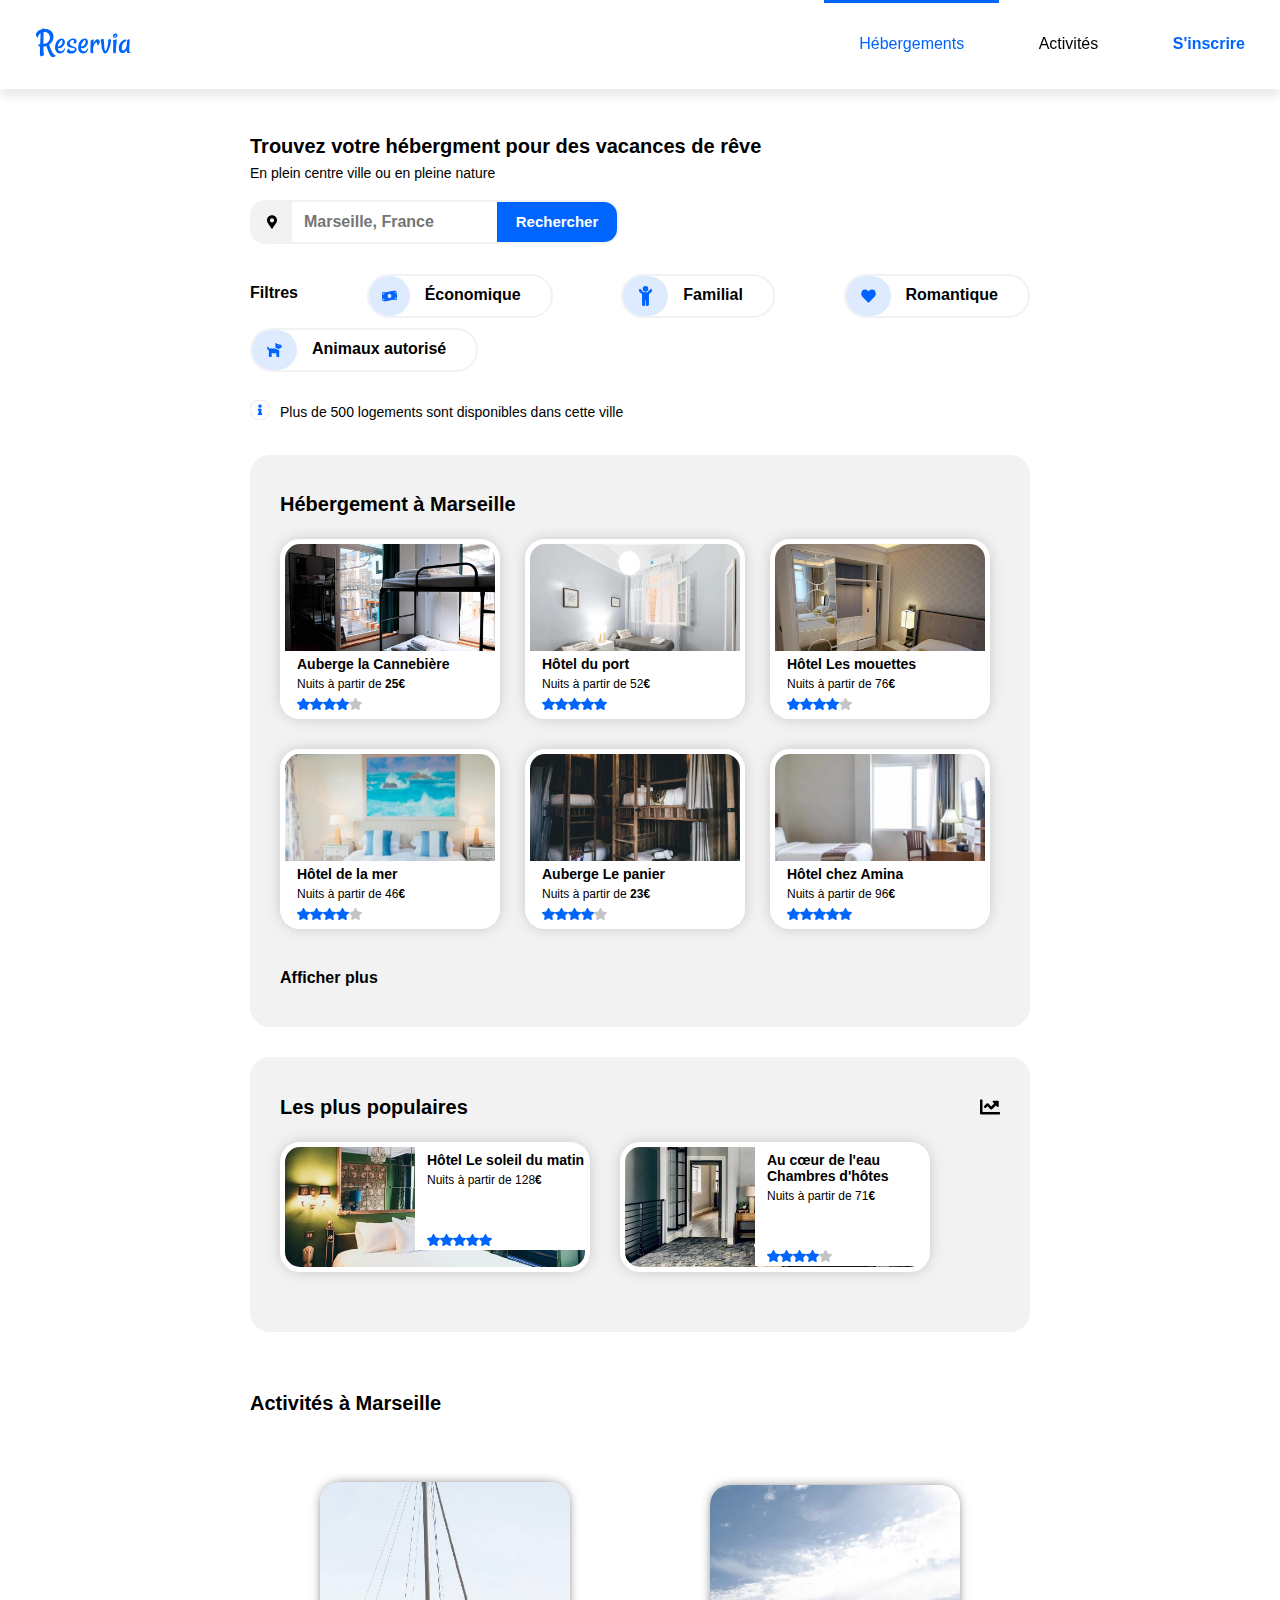
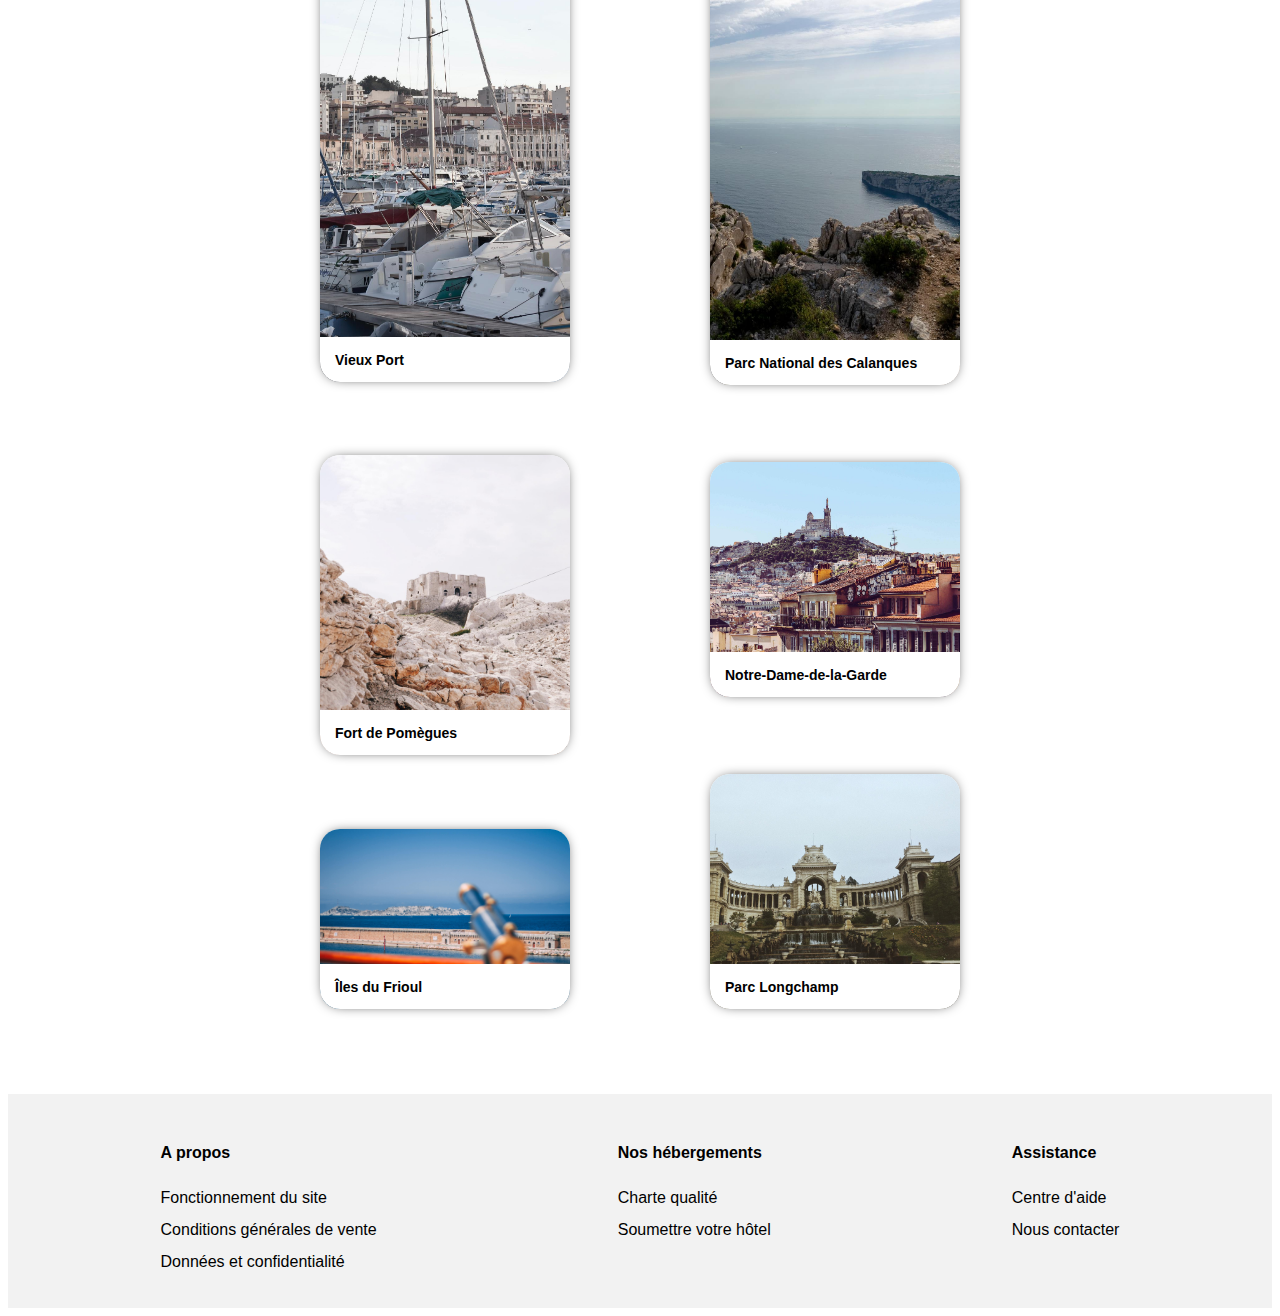
<file: index.html>
<!DOCTYPE html>


<html lang="fr">
    <head>
        <meta name="viewport" content="width=device-width, initial-scale=1.0">
        <meta charset="utf-8" />
        <link rel="stylesheet" href="stylesheet.css" />
        <title>Reservia</title>
    </head>


    <body>
        <div id="bloc_page">

            <Header id="destock">
                <div id="logo">
                    <a href="Marc-AntoineGiot_2_08122020.html">
                        <img src="images/logo/Reservia.svg" alt="logo"/>
                    </a>
                </div>
                <nav>
                    <a href="#anchor_logements">Hébergements</a>
                    <a href="#anchor_activités">Activités</a>
                    <a href="#" id="inscription"> S'inscrire</a>
                </nav>
            </Header>

            <Header id="mobile">
                <div id="menu">
                    <a href="Reservia.html">
                        <img src="images/logo/Reservia.svg" alt="logo"/>
                    </a>
                    <a href="#" id="inscription_mobile"> S'inscrire</a>
                    <a href="#anchor_logements">Hébergements</a>
                    <a href="#anchor_activités">Activités</a>
                </div>
            </Header>

            <section id="selection">
                <div id="intitule">
                    <h1>Trouvez votre hébergment pour des vacances de rêve</h1>
                    <p>En plein centre ville ou en pleine nature</p>
                </div>
                <div id="recherche_ville">
                    <input type="image" id="localisation"  alt="localisation" src="images/icon/localisation.svg">
                    <input type="search" id="bar_de_recherche" name="bar_de_recherche" placeholder  ="Marseille, France">
                    <input type="submit" id="recherche" value="Rechercher">
                    <input type="image" id="loupe" src="images/icon/loupe.svg" alt="bouton_recherche">
                </div>
                <div id="filtres">
                    <h2 id="nom">Filtres</h2>
                    <div class="filtre" id="economique">
                        <img src="images/icon/billet.svg" alt="economique"/>
                        <h2>Économique</h2>
                    </div>
                    <div class="filtre" id="familial">
                        <img src="images/icon/enfant.svg" alt="familial"/>
                        <h2>Familial</h2>
                    </div>
                    <div class="filtre" id="romantique">
                        <img src="images/icon/coeur.svg" alt="romantique"/>
                        <h2>Romantique</h2>
                    </div>
                    <div id="animaux" class="filtre">
                        <img src="images/icon/chien.svg" alt="animaux_autorisés"/>
                        <h2>Animaux autorisé</h2>
                    </div>
                </div>
                <div id="info">
                    <img src="images/icon/info.png" alt="info"/>
                    <p>Plus de 500 logements sont disponibles dans cette ville</p>
                </div>
            </section>

            <span class="anchor" id="anchor_logements"></span>
            <div id="logements">
                <section id="hebergements">
                    <h1>Hébergement à Marseille</h1>
                    <div class="appartements">
                        <div class="appartement">
                            <a href="#" id="cannebière">
                                <h3>Auberge la Cannebière</h3>
                                <p>Nuits à partir de <strong>25€</strong></p>
                                <div class="note">
                                    <img src="images/icon/etoile_pleine.svg" alt="étoile_pleine"/><img src="images/icon/etoile_pleine.svg" alt="étoile_pleine"/><img src="images/icon/etoile_pleine.svg" alt="étoile_pleine"/><img src="images/icon/etoile_pleine.svg" alt="étoile_pleine"/><img src="images/icon/etoile_vide.svg" alt="étoile_vide"/>
                                </div>
                            </a>
                            <a href="#" id="port">
                                <h3>Hôtel du port</h3>
                                <p>Nuits à partir de 52<strong>€</strong></p>
                                <div class="note">
                                    <img src="images/icon/etoile_pleine.svg" alt="étoile_pleine"/><img src="images/icon/etoile_pleine.svg" alt="étoile_pleine"/><img src="images/icon/etoile_pleine.svg" alt="étoile_pleine"/><img src="images/icon/etoile_pleine.svg" alt="étoile_pleine"/><img src="images/icon/etoile_pleine.svg" alt="étoile_pleine"/>
                                </div>
                            </a>
                            <a href="#" id="mouettes">
                                <h3>Hôtel Les mouettes</h3>
                                <p>Nuits à partir de 76<strong>€</strong></p>
                                <div class="note">
                                    <img src="images/icon/etoile_pleine.svg" alt="étoile_pleine"/><img src="images/icon/etoile_pleine.svg" alt="étoile_pleine"/><img src="images/icon/etoile_pleine.svg" alt="étoile_pleine"/><img src="images/icon/etoile_pleine.svg" alt="étoile_pleine"/><img src="images/icon/etoile_vide.svg" alt="étoile_vide"/>
                                </div>
                            </a>
                            <a href="#" id="mer">
                                <h3>Hôtel de la mer</h3>
                                <p>Nuits à partir de 46<strong>€</strong></p>
                                <div class="note">
                                    <img src="images/icon/etoile_pleine.svg" alt="étoile_pleine"/><img src="images/icon/etoile_pleine.svg" alt="étoile_pleine"/><img src="images/icon/etoile_pleine.svg" alt="étoile_pleine"/><img src="images/icon/etoile_pleine.svg" alt="étoile_pleine"/><img src="images/icon/etoile_vide.svg" alt="étoile_vide"/>
                                </div>
                            </a>
                            <a href="#" id="panier">
                                <h3>Auberge Le panier</h3>
                                <p>Nuits à partir de <strong>23€</strong></p>
                                <div class="note">
                                    <img src="images/icon/etoile_pleine.svg" alt="étoile_pleine"/><img src="images/icon/etoile_pleine.svg" alt="étoile_pleine"/><img src="images/icon/etoile_pleine.svg" alt="étoile_pleine"/><img src="images/icon/etoile_pleine.svg" alt="étoile_pleine"/><img src="images/icon/etoile_vide.svg" alt="étoile_vide"/>
                                </div>
                            </a>
                            <a href="#" id="amina">
                                <h3>Hôtel chez Amina</h3>
                                <p>Nuits à partir de 96<strong>€</strong></p>
                                <div class="note">
                                    <img src="images/icon/etoile_pleine.svg" alt="étoile_pleine"/><img src="images/icon/etoile_pleine.svg" alt="étoile_pleine"/><img src="images/icon/etoile_pleine.svg" alt="étoile_pleine"/><img src="images/icon/etoile_pleine.svg" alt="étoile_pleine"/><img src="images/icon/etoile_pleine.svg" alt="étoile_pleine"/>
                                </div>
                            </a>
                        </div>
                    </div>
                    <a href="#" id="plus">Afficher plus</a>
                </section>

                <section id="populaires">
                    <div id="titre_populaire">
                        <h1>Les plus populaires</h1>
                        <img src="images/icon/populaire.svg" alt="populaire"/>
                    </div>
                    <div class="appartements">
                        <div class="appartement">
                            <a href="#" id="soleil_matin">
                                <h3>Hôtel Le soleil du matin</h3>
                                <p>Nuits à partir de 128<strong>€</strong></p>
                                <div class="note">
                                    <img src="images/icon/etoile_pleine.svg" alt="étoile_pleine"/><img src="images/icon/etoile_pleine.svg" alt="étoile_pleine"/><img src="images/icon/etoile_pleine.svg" alt="étoile_pleine"/><img src="images/icon/etoile_pleine.svg" alt="étoile_pleine"/><img src="images/icon/etoile_pleine.svg" alt="étoile_pleine"/>
                                </div>
                            </a>
                        </div>
                        <div class="appartement">
                            <a href="#" id="coeur_eau">
                                <h3>Au cœur de l'eau Chambres d'hôtes</h3>
                                <p>Nuits à partir de 71<strong>€</strong></p>
                                <div class="note">
                                    <img src="images/icon/etoile_pleine.svg" alt="étoile_pleine"/><img src="images/icon/etoile_pleine.svg" alt="étoile_pleine"/><img src="images/icon/etoile_pleine.svg" alt="étoile_pleine"/><img src="images/icon/etoile_pleine.svg" alt="étoile_pleine"/><img src="images/icon/etoile_vide.svg" alt="étoile_vide"/>
                                </div>
                            </a>
                        </div>
                        <div class="appartement">
                            <a href="#" id="bleu_blanc">
                                <h3>Hôtel Tout bleu et blanc</h3>
                                <p>Nuits à partir de 68<strong>€</strong></p>
                                <div class="note">
                                    <img src="images/icon/etoile_pleine.svg" alt="étoile_pleine"/><img src="images/icon/etoile_pleine.svg" alt="étoile_pleine"/><img src="images/icon/etoile_pleine.svg" alt="étoile_pleine"/><img src="images/icon/etoile_pleine.svg" alt="étoile_pleine"/><img src="images/icon/etoile_vide.svg" alt="étoile_vide"/>
                                </div>
                            </a>
                        </div>
                    </div>
                </section>
            </div>

            <span class="anchor" id="anchor_activités"></span>
            <section id="activites">
                <h1>Activités à Marseille</h1>
                <div id="activite">
                    <a href="#" id="vieux_port"><h3>Vieux Port</h3></a>
                    <a href="#" id="fort_pomegues"><h3>Fort de Pomègues</h3></a>
                    <a href="#" id="frioul"><h3>Îles du Frioul</h3></a>
                    <a href="#" id="calanques"><h3>Parc National des Calanques</h3></a>
                    <a href="#" id="ndg"><h3>Notre-Dame-de-la-Garde</h3></a>
                    <a href="#" id="parc_longchamp"><h3>Parc Longchamp</h3></a>
                </div>
            </section>
        </div>
        <footer>
            <div id="menu_fin">
                <div class="sous_menu_fin">
                    <h2>A propos</h2>
                    <a href="#">Fonctionnement du site</a>
                    <a href="#">Conditions générales de vente</a>
                    <a href="#">Données et confidentialité</a>
                </div>
                <div class="sous_menu_fin">
                    <h2>Nos hébergements</h2>
                    <a href="#">Charte qualité</a>
                    <a href="#">Soumettre votre hôtel</a>
                </div>
                <div class="sous_menu_fin">
                    <h2>Assistance</h2>
                    <a href="#">Centre d'aide</a>
                    <a href="#">Nous contacter</a>
                </div>
            </div>
        </footer>
    </body>
</html>
</file>
<file: stylesheet.css>
@font-face
{
    font-family:'Raleway',ExtraBold, sans-serif;
    src: url(police/Raleway.ttf)
}



/*generique pout toute la page*/

body
{
    font-family: Raleway, Arial;
}

#bloc_page
{
    display: block;
    margin-left: auto;
    margin-right: auto;
    margin-top: 140px;
    width: 1200px;
}





h1
{
    font-size: 20px;
}

h2
{
    font-size: 16px;
    font-weight: bold;
}

h3
{
    font-size: 14px;
    font-weight: bold;
}

a
{    
    color: black;
    text-decoration:none;
}




/*header*/


#mobile
{
    display: none;
}

#logo
{
    margin-left: 35px;
}

#destock
{
    background-color: white;
    box-shadow: 0 8px 8px #ededed;
    display: flex;
    justify-content: space-between;
    padding-bottom: 20px;
    padding-top: 20px;
    position: fixed;
    right: 0;
    top: 0;
    width: 100%;
    z-index: 1;
}

nav
{
    margin-top: 15px;
}

nav a
{
    padding: 32px 35px 36px 35px;
    transition: background-color 200ms;
}


nav a:focus, nav a:hover
{
    background-color: #DEEBFF ;
    transition: background-color 200ms;
}


a[href="#anchor_logements"]
{
    color: #0065FC;
    border-top: 3px solid #0065FC;
}

a[href="#anchor_activités"]
{
    color: black;
}

#inscription
{
    color: #0065FC;
    font-weight: bold;
}

.anchor
{
    display: block;
    height: 105px;
    margin-top: -105px;
    visibility: hidden;
}






/*generique pour la partie de recherche*/


#selection p
{
    font-size: 14px;
}

#selection
{
    line-height: 80%;
}







/*bar de recherche*/


#recherche_ville
{
    background-color: white;
    border: 2px #F2F2F2 solid;
    border-radius: 15px;
    display: flex;
    font-family: Raleway;
    height: 40px;
    margin-top: 20px;
    overflow: hidden;
    width: 365px;
}

#localisation
{
    background-color: #F2F2F2;
    padding: 10px 15px;
}

#bar_de_recherche
{
    border:none;
    font-size: 16px;
    font-weight: bold;
    padding-left: 12px;
    width: 205px;
}

#recherche
{
    background-color: #0065FC;
    border:none;
    color: white;
    font-size: 15px;
    font-weight: bold;
    width: 120px;
}

#recherche:active
{
    background-color: #0065fcc0;
}




/*filtres de recherche*/


#filtres
{
    display: flex;
    justify-content: space-between;
    margin-top: 30px;
    width: 800px;
}

.filtre
{
    border: 2px #F2F2F2 solid;
    border-radius: 50px;
    display: flex;
    height: 40px;
    padding-right: 30px;
    transition:  background-color 400ms;
}

.filtre img
{
    background-color: #DEEBFF;
    border:5px #ffffff00 solid;
    border-radius: 20px;
    margin-right: 15px;
    padding: 5px 10px;
}

img[alt="economique"]
{
    padding: 0 8px;
}

.filtre:hover, .filtre:focus
{
    background-color: #DEEBFF;
    transition:  background-color 400ms;
}

.filtre h2 
{
    white-space: nowrap;
}




/*petite info*/


#info
{
    display: flex;
    padding: 10px 0px 20px 0px;
}

#info img
{
    margin: 8px 10px 15px 0px;
}





/*logement*/


#logements
{
    display: flex;
}

#logements p
{
    font-size: 12px;
}

#logements h1
{
    padding-bottom: 10px;
}

.appartements a
{
    border: 5px white solid;
    border-radius: 20px;
    box-shadow: 0px 0px 16px -3px rgba(0,0,0,0.25);
    transition: transform 200ms;
}

.appartements a:hover, .appartements a:focus
{
    transform: scale(1.05);
    transition: transform 200ms;
}




#hebergements
{
    border-radius: 20px;
    flex-direction: column;
    background-color: #F2F2F2;
    padding: 25px 0 40px 30px;
    width: 750px;
}



#hebergements .appartement a
{
    display: flex;
    flex-direction: column;
    height: 170px;
    justify-content:flex-end;
    margin-bottom: 30px;
    margin-right: 25px;
    width: 210px;
}
#hebergements .appartement a .note,#hebergements .appartement a p,#hebergements .appartement a h3
{
    background-color: white;
    margin: 0;
    padding: 5px 0 0 12px;
}

#plus
{
    display: flex;
    font-weight: bold;
    padding-top: 10px;
}




.appartement
{
    display: flex;
    flex-wrap: wrap;
}





#populaires
{
    background-color: #F2F2F2;
    border-radius: 20px;
    display: flex;
    flex-direction: column;
    margin-left: 35px;
    padding: 25px 0 0 30px;
}

#populaires .appartement a
{
    background-color: white;
    display: flex;
    height: 120px;
    flex-direction: column;
    margin-bottom: 30px;
    margin-right: 30px;
    width: 300px;
}

#titre_populaire
{
    display: flex;
    flex-direction: row;
    justify-content: space-between;
    padding-right: 30px;
}

#populaires .appartement a .note
{
    background-color: white;
    margin: 0 0 0 130px;
    overflow: hidden;
    padding: 45px 0 0 12px;
}

#populaires .appartement a h3,#populaires .appartement a p
{
    background-color: white;
    margin: 0 0 0 130px;
    padding: 5px 0 0 12px;
}






/*activites*/


#activites
{
    margin-top: 60px;
}

#activites h1
{
    padding-bottom: 5px;
}

#activite a h3
{
    background-color: white;
    bottom: -15px;
    padding: 15px 0 15px 15px;
    position: absolute;
    white-space: nowrap;
    width: 235px;
}

#activite
{
    display : flex;
    flex-direction : column;
    flex-wrap : wrap;
    height : 500px;
    justify-content : space-between;
    width : 1245px;
}

#activite a
{
    border-radius: 20px;
    box-shadow: 0px 0px 13px -5px #000000;
    overflow: hidden;
    position: relative;
    transition: 200ms;
    width : 250px;
}

#activite a:hover, #activite a:focus
{
    transform: scale(1.05);
    transition: transform 200ms;
}

#vieux_port, #calanques
{
    height : 500px;
}
#fort_pomegues
{
    height : 300px;
}
#frioul
{
    height : 180px;
}

#ndg, #parc_longchamp
{
    height : 235px;
}


/*pied de page*/

footer
{
    background-color: #F2F2F2;
    display: flex;
    justify-content: center;
    margin-left: auto;
    margin-right: auto;
    margin-top: 60px;
    padding: 30px 0;
    width: 100%;
}

#menu_fin
{
    display: flex;
    justify-content: space-around;
    width: 1200px;
}

.sous_menu_fin
{
    display: flex;
    flex-direction: column;
}

footer h2, footer a
{
    padding: 7px 0;
}

footer a:hover, footer a:focus
{
    color: #0065FC;
    transform: scale(1.05);
    transition: transform, color 200ms;
}





/*gestion des images*/


#filtres img
{
	height: auto;
	max-width: 15px;
}

#info img
{
	height: 20px;    
    max-width: 20px;
    margin-top: 8px;
}

.note img
{
	height: auto;
	max-width: 13px;
}

#logements img[alt="populaire"]
{
    margin-top: 15px;
    max-height: 20px;
	max-width: 20px;
}

input[id="localisation"]
{
	height: auto;
    max-width: 10px;
}

input[id="loupe"]
{
    height: auto;
    max-width: 10px;
    visibility: hidden;
    position: fixed;
}

#cannebière
{
    background-image: url("images/hebergements/4_small/marcus-loke-WQJvWU_HZFo-unsplash.jpg");
    background-repeat: no-repeat;
    background-size: contain;
}

#port
{
    background-image: url("images/hebergements/4_small/fred-kleber-gTbaxaVLvsg-unsplash.jpg");
    background-repeat: no-repeat;
    background-size: contain;
}

#mouettes
{
    background-image: url("images/hebergements/4_small/reisetopia-B8WIgxA_PFU-unsplash.jpg");
    background-repeat: no-repeat;
    background-size: contain;
}

#mer
{
    background-image: url("images/hebergements/4_small/annie-spratt-Eg1qcIitAuA-unsplash.jpg");
    background-position: 0 150%;
    background-repeat: no-repeat;
    background-size: cover;
}

#panier
{
    background-image: url("images/hebergements/4_small/nicate-lee-kT-ZyaiwBe0-unsplash.jpg");
    background-position: 0 -20%;
    background-repeat: no-repeat;
    background-size: contain;
}

#amina
{
    background-image: url("images/hebergements/4_small/febrian-zakaria-M6S1WvfW68A-unsplash.jpg");
    background-position: 80% 70%;
    background-repeat: no-repeat;
    background-size: cover;
}

#soleil_matin
{
    background-image: url("images/hebergements/4_small/emile-guillemot-Bj_rcSC5XfE-unsplash.jpg");
    background-position: 80% 70%;
    background-repeat: no-repeat;
    background-size: cover;
}

#coeur_eau
{
    background-image: url("images/hebergements/4_small/aw-creative-VGs8z60yT2c-unsplash.jpg");
    background-position: 80% 70%;
    background-repeat: no-repeat;
    background-size: cover;
}

#bleu_blanc
{
    background-image: url("images/hebergements/4_small/febrian-zakaria-sjvU0THccQA-unsplash.jpg");
    background-position: 80% 70%;
    background-repeat: no-repeat;
    background-size: cover;
}

#vieux_port
{
    background-image: url("images/activites/2_large/reno-laithienne-QUgJhdY5Fyk-unsplash.jpg");
    background-position: 80% 70%;
    background-repeat: no-repeat;
    background-size: cover;
}

#fort_pomegues
{
    background-image: url("images/activites/2_large/paul-hermann-QFTrLdQIRhI-unsplash.jpg");
    background-position: 80% 70%;
    background-repeat: no-repeat;
    background-size: cover;
}

#frioul
{
    background-image: url("images/activites/2_large/kevin-hikari-rV_Qd1l-VXg-unsplash.jpg");
    background-position: 80% 70%;
    background-repeat: no-repeat;
    background-size: cover;
}

#calanques
{
    background-image: url("images/activites/2_large/kilyan-sockalingum-NR8-cBCN3aI-unsplash.jpg");
    background-position: 80% 70%;
    background-repeat: no-repeat;
    background-size: cover;
}

#ndg
{
    background-image: url("images/activites/2_large/florian-wehde-xW9e8gdotxI-unsplash.jpg");
    background-position: 80% 70%;
    background-repeat: no-repeat;
    background-size: cover;
}

#parc_longchamp
{
    background-image: url("images/activites/2_large/lena-paulin-wH2-EJoDcV0-unsplash.jpg");
    background-position: 80% 70%;
    background-repeat: no-repeat;
    background-size: cover;
}


/*media querys*/
@media (max-width: 1440px)
{
    #bloc_page
    {
        width: 780px;
    }

    #filtres
    {
        width: 780px;
        flex-wrap: wrap;
    }

    .filtre
    {
        margin-bottom: 10px;
    }

    #logements
    {
        flex-direction: column;
        width: 780px;
    }

    #hebergements
    {
        margin-bottom: 30px;
    }

    #populaires
    {
    margin-left: 0px;
    width: 750px;
    height: 250px;
    }
    
    #populaires .appartements
    {
        
        display: flex;
        flex-direction: row;
    }


    #bleu_blanc
    {
        visibility:hidden;
        position:fixed;
    }

    #activites
    {
        width: 780px;
    }
    
    #activite
    {
        width: 780px;
        height: 1200px;
    }

    #activite a
    {
        margin: auto;
        margin-bottom: 25px;
    }
}

@media only screen and (max-width: 850px)
{
    footer
    {
        margin-top: 35px;
    }
    #menu_fin
    {
        flex-direction: column;
    }
    .sous_menu_fin
    {
        padding-left: 30px;
        padding-bottom: 20px;
    }
    footer a:hover, footer a:focus
    {
        transform: none;
    }

    #activites
    {
        width: 100%;
        margin-top: 15px;
    }

    #activite
    {
        width: auto;
        height: auto;
    }

    #activite a
    {
        height: 150px;
        width: 300px;
    }
    #activites h1
    {
        margin: auto;
        margin-bottom: 20px;
        width: 300px;
    }

    #activite a h3
    {
        width: 300px;
    }

    #populaires
    {
    margin-left: 0px;
    width: auto;
    height: 570px;
    justify-content: center;
    padding: 0;
    border-radius: 0%;
    }

    #titre_populaire
    {
        width: 300px;
        margin: auto;
        padding: 0;
    }

    #populaires .appartements
    {
        
        display: flex;
        flex-direction: column;
        justify-content: center;
    }


    #bleu_blanc
    {
        visibility:visible;
        position: initial;
    }

    #populaires .appartement 
    {
        width: 300px;
        margin: auto;
    }

    #populaires .appartement a
    {
        margin-right: 0;
    }

    #logements
    {
        width: auto;
        flex-direction: column-reverse;
    }

    #hebergements
    {
        width: 300px;
        margin: auto;
        margin-bottom: 25px;
        padding: 0;
        background-color: initial;
    }

    #hebergements .appartement a
    {
        width: 300px;
        padding: 0;
        margin: auto;
        margin-bottom: 25px;
    }

    #cannebière, #port, #mouettes
    {
        background-size: cover;
    }

    #selection
    {
    width: 300px;
    margin: auto;
    }

    #filtres
    {
        width: 300px;
    }

    #nom
    {
        width: 300px;
    }

    #recherche_ville
    {
        width: 300px;
        margin: auto;
    }

    #recherche
    {
        visibility: hidden;
        position: fixed;
    }

    #loupe
    {
        visibility: visible;
        position: initial;
        padding: 10px 15px;
        background-color: #0065FC;
        border-radius: 15px;
    }

    #bar_de_recherche
    {
        width: 220px;
    }

    #intitule h1
    {
        line-height:25px;
    }

    #bloc_page
    {
        width: auto;
        margin-top: 30px;
    }

    #destock
    {
        display: none;
    }

    #mobile
    {
        display: flex;
        justify-content: center;
    }

    #menu
    {
        display: grid;
        width: 300px;
    }

    #menu a
    {
        display: flex;
    }

    a[href="Reservia.html"]
    {
        grid-column: 1;
        grid-row: 1;
        padding-bottom: 25px;
    }

    #inscription_mobile
    {
        justify-content:flex-end ;
        margin-top: 15px;
        grid-column: 2;
        grid-row: 1;
        font-weight: bold;
        color: #0065FC;
    }

    a[href="#anchor_logements"]
    {
        justify-content: center;
        grid-column: 1;
        grid-row: 2;
        border-bottom: 3px solid #0065FC;
        border-top: none;
        padding-bottom: 20px;
        color: #0065FC;
    }

    a[href="#anchor_activités"]
    {
        justify-content: center;
        grid-column: 2;
        grid-row: 2;
        padding-bottom: 20px;
    }
}
</file>
